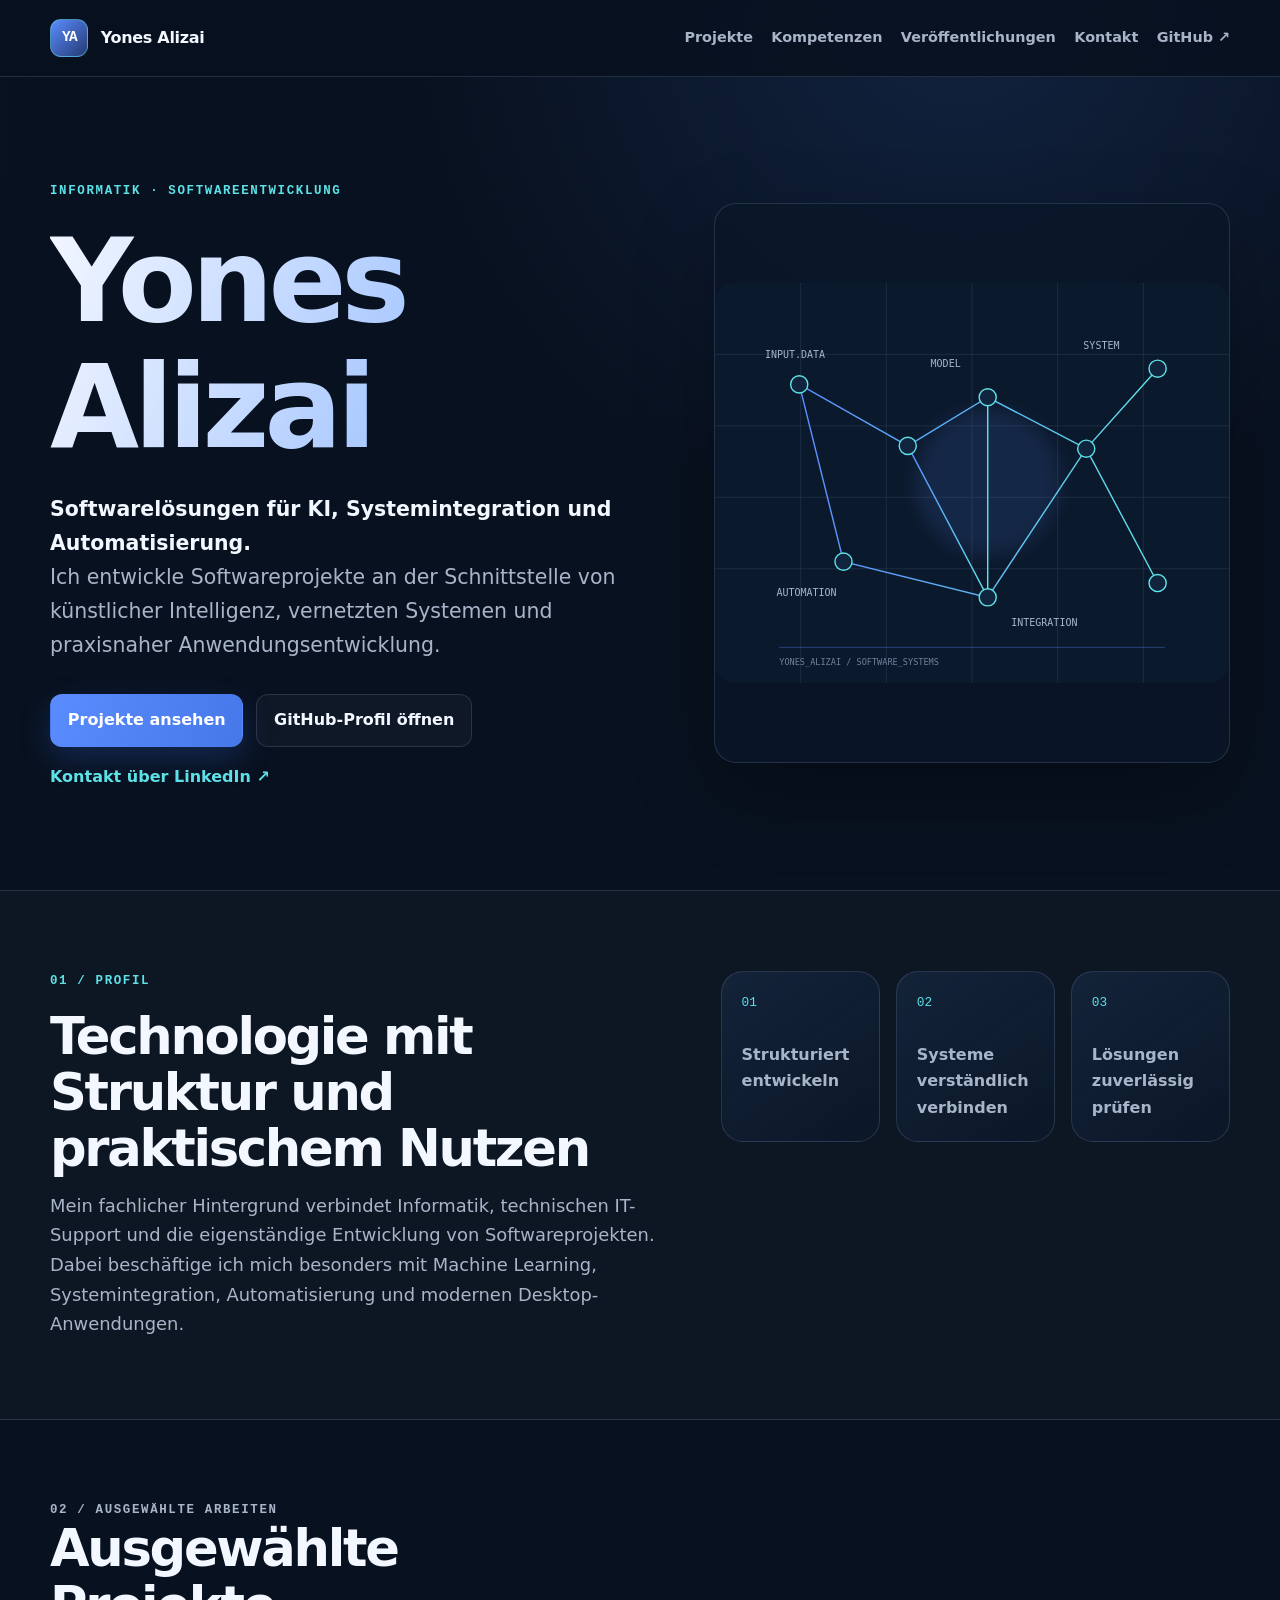
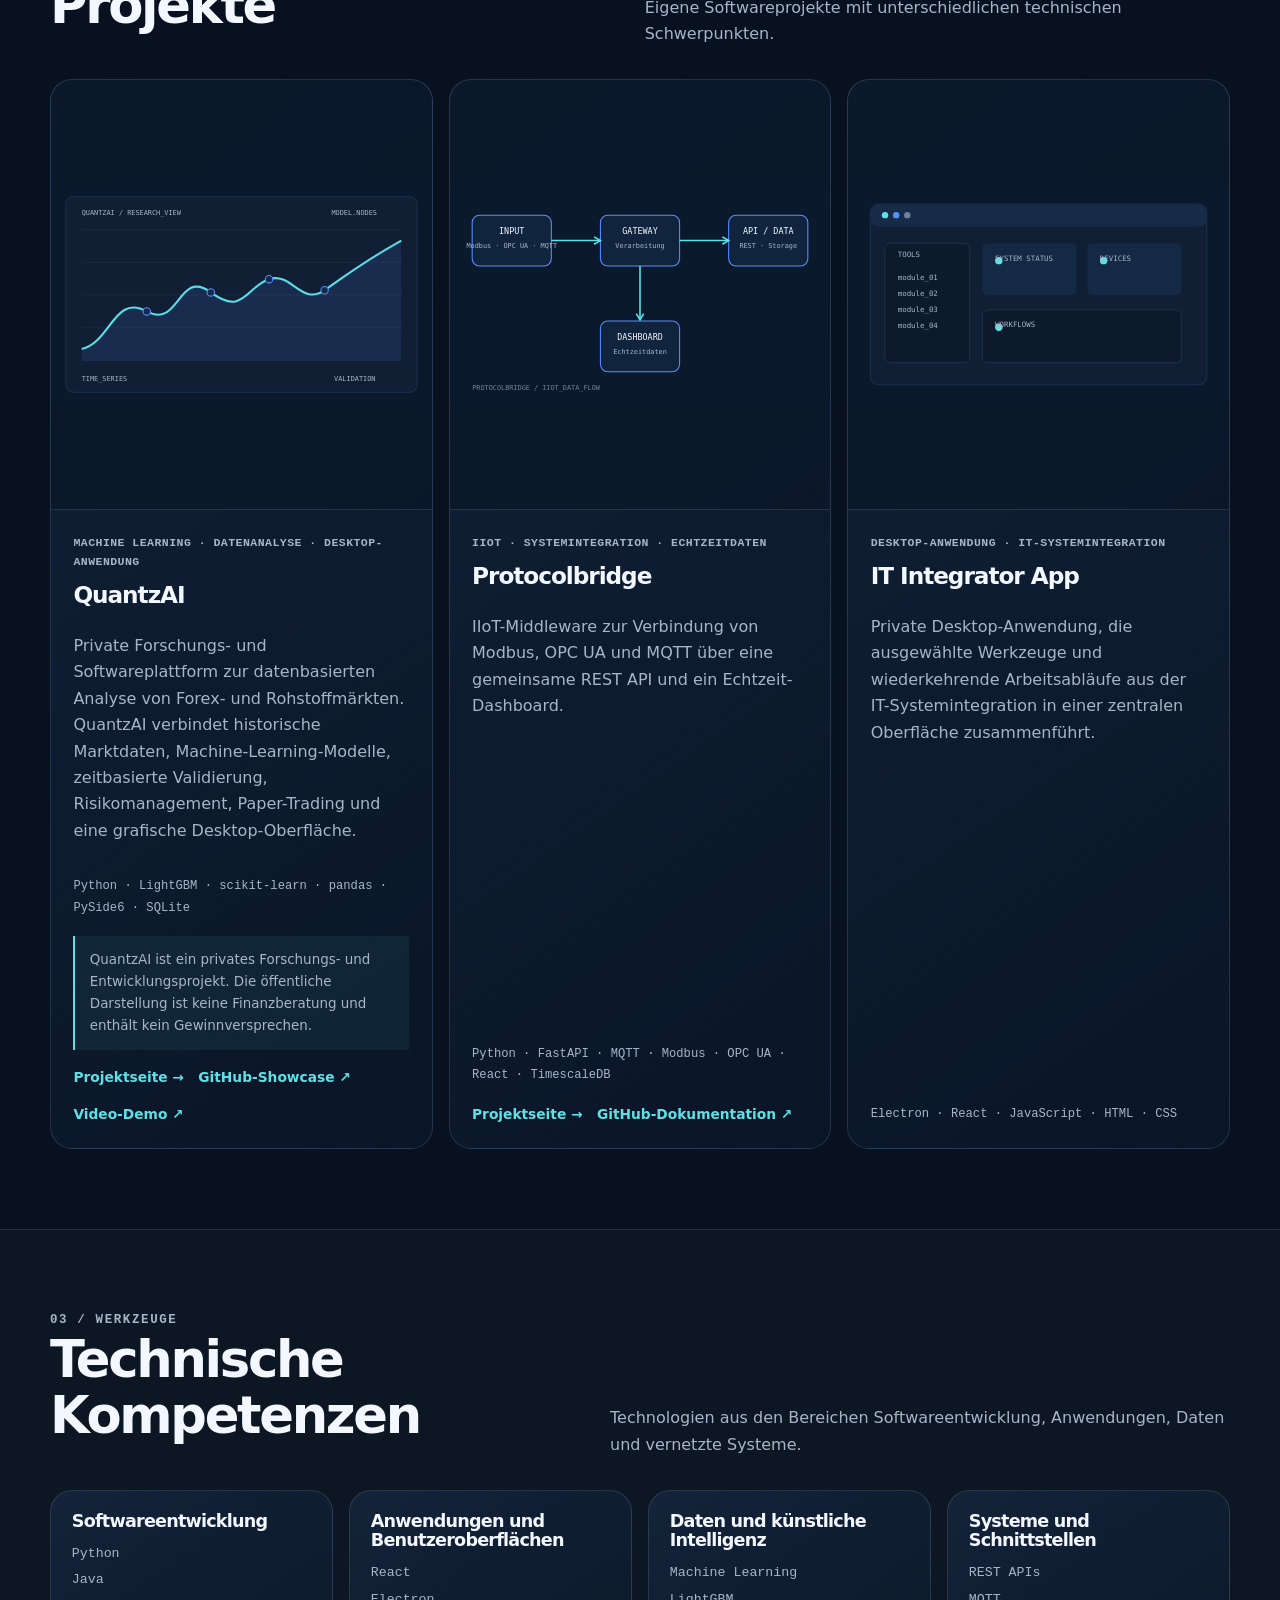
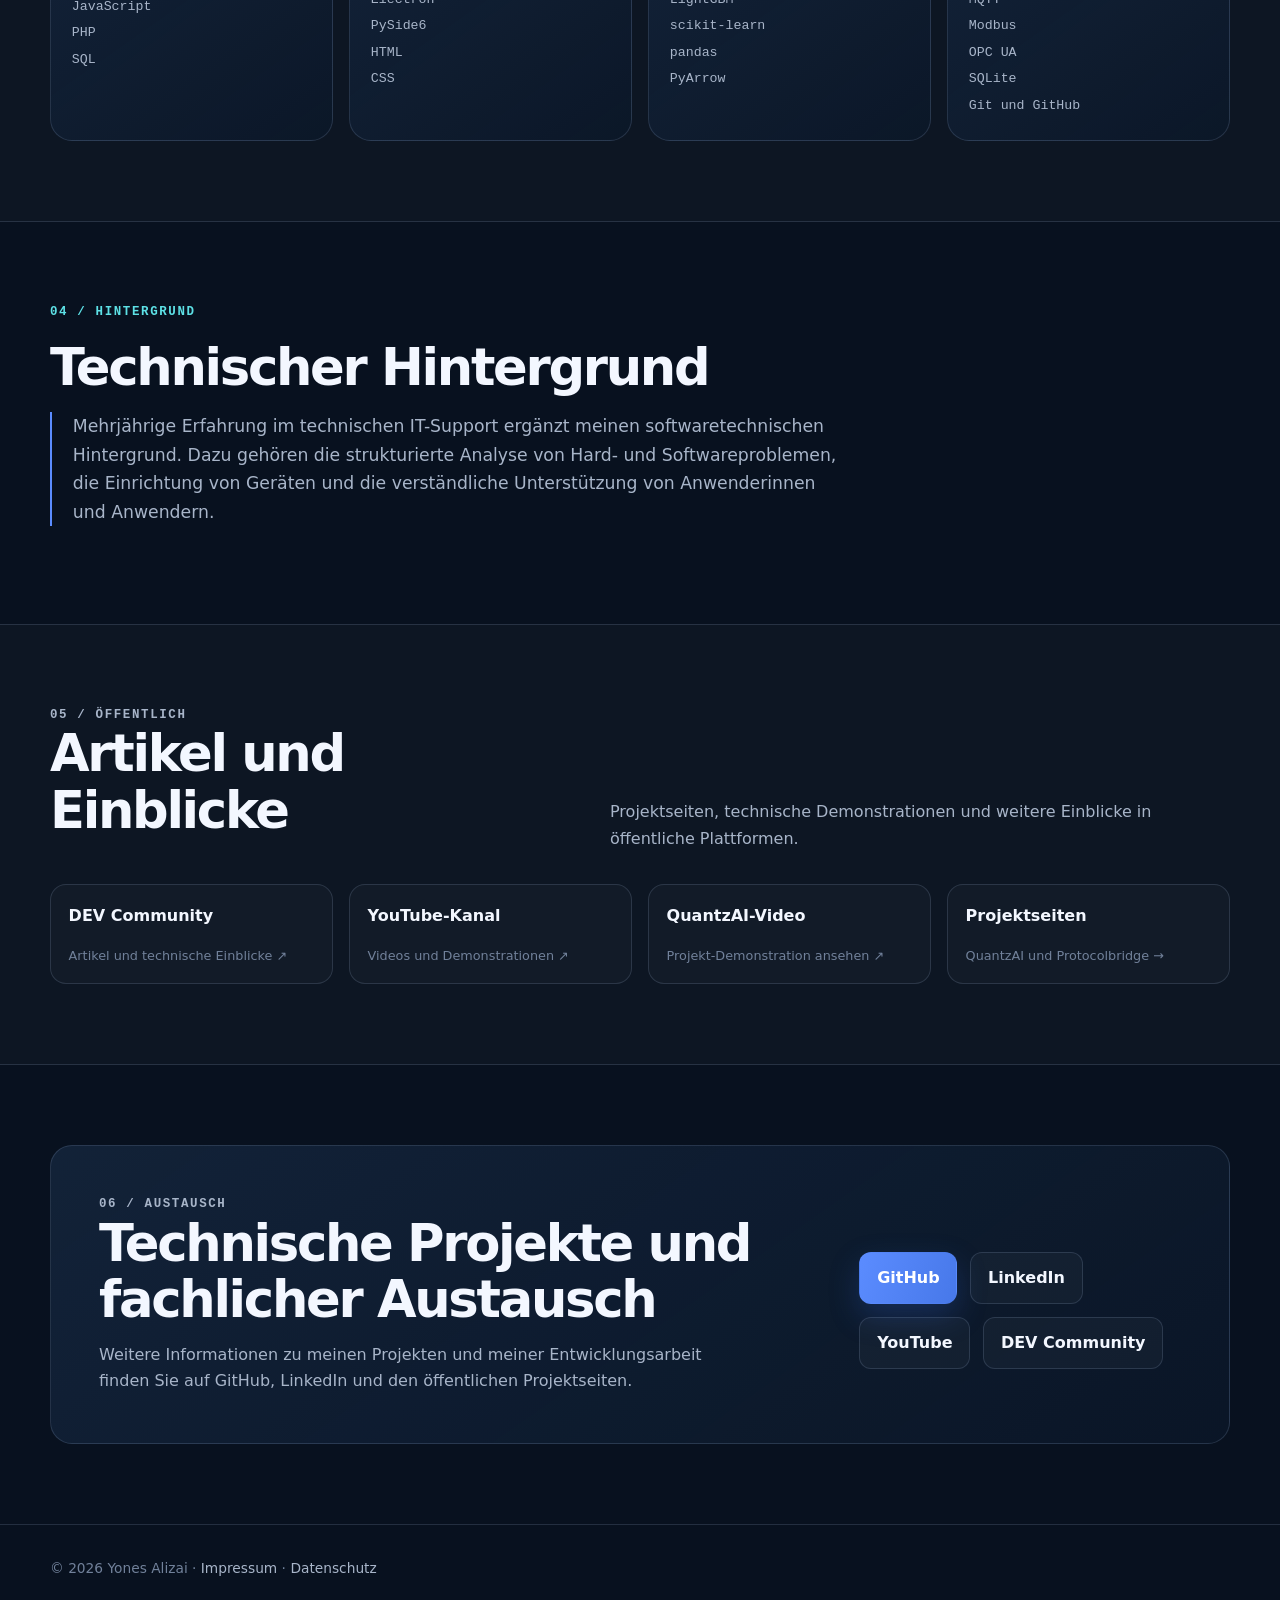
<file: index.html>
<!doctype html>
<html lang="de">
<head>
  <meta charset="utf-8">
  <meta name="viewport" content="width=device-width, initial-scale=1">
  <title>Yones Alizai | Informatiker &amp; Softwareentwickler</title>
  <meta name="description" content="Yones Alizai ist Informatiker und Softwareentwickler mit Schwerpunkten in künstlicher Intelligenz, Systemintegration und Automatisierung.">
  <meta name="author" content="Yones Alizai">
  <meta name="robots" content="index, follow">
  <link rel="canonical" href="https://yonesit.github.io/">
  <meta property="og:type" content="website">
  <meta property="og:locale" content="de_DE">
  <meta property="og:title" content="Yones Alizai | Informatiker &amp; Softwareentwickler">
  <meta property="og:description" content="Softwarelösungen für KI, Systemintegration und Automatisierung.">
  <meta property="og:url" content="https://yonesit.github.io/">
  <meta property="og:site_name" content="Yones Alizai">
  <meta name="twitter:card" content="summary">
  <meta name="twitter:title" content="Yones Alizai | Informatiker &amp; Softwareentwickler">
  <meta name="twitter:description" content="Softwarelösungen für KI, Systemintegration und Automatisierung.">
  <link rel="icon" href="assets/favicon.svg" type="image/svg+xml">
  <link rel="stylesheet" href="assets/css/main.css">
  <script type="application/ld+json">
  {"@context":"https://schema.org","@type":"ProfilePage","mainEntity":{"@type":"Person","name":"Yones Alizai","url":"https://yonesit.github.io/","jobTitle":"Informatiker und Softwareentwickler","description":"Informatiker und Softwareentwickler mit Schwerpunkten in künstlicher Intelligenz, Systemintegration und Automatisierung.","sameAs":["https://github.com/yonesit","https://www.linkedin.com/in/yones-alizai-8b3046333","https://www.youtube.com/@yones-alizai","https://dev.to/yonesit"],"knowsAbout":["Softwareentwicklung","Künstliche Intelligenz","Systemintegration","Automatisierung","Python","Machine Learning","IIoT"]}}
  </script>
</head>
<body>
  <a class="skip-link" href="#main-content">Zum Hauptinhalt springen</a>
  <header class="site-header">
    <nav class="container nav" aria-label="Hauptnavigation">
      <a class="brand" href="#top"><span class="brand-mark" aria-hidden="true">YA</span><span class="brand-name">Yones Alizai</span></a>
      <div class="nav-links"><a href="#projekte">Projekte</a><a href="#kompetenzen">Kompetenzen</a><a href="#veroeffentlichungen">Veröffentlichungen</a><a href="#kontakt">Kontakt</a><a href="https://github.com/yonesit">GitHub ↗</a></div>
    </nav>
  </header>
  <main id="main-content">
    <div class="container" id="top">
      <section class="hero" aria-labelledby="hero-title">
        <div>
          <p class="eyebrow">INFORMATIK · SOFTWAREENTWICKLUNG</p>
          <h1 id="hero-title" class="gradient-text">Yones Alizai</h1>
          <p class="hero-copy"><strong>Softwarelösungen für KI, Systemintegration und Automatisierung.</strong><br>Ich entwickle Softwareprojekte an der Schnittstelle von künstlicher Intelligenz, vernetzten Systemen und praxisnaher Anwendungsentwicklung.</p>
          <div class="actions"><a class="button button-primary" href="#projekte">Projekte ansehen</a><a class="button" href="https://github.com/yonesit">GitHub-Profil öffnen</a><a class="button button-link" href="https://www.linkedin.com/in/yones-alizai-8b3046333">Kontakt über LinkedIn ↗</a></div>
        </div>
        <div class="hero-visual"><img src="assets/graphics/hero-system.svg" width="720" height="560" alt="Abstrakte Illustration vernetzter Software- und Systemarchitektur"></div>
      </section>
    </div>

    <section class="section section-muted" id="profil" aria-labelledby="profil-title">
      <div class="container profile-layout">
        <div><p class="kicker">01 / PROFIL</p><h2 id="profil-title">Technologie mit Struktur und praktischem Nutzen</h2><p class="profile-text">Mein fachlicher Hintergrund verbindet Informatik, technischen IT-Support und die eigenständige Entwicklung von Softwareprojekten. Dabei beschäftige ich mich besonders mit Machine Learning, Systemintegration, Automatisierung und modernen Desktop-Anwendungen.</p></div>
        <div class="principles"><article class="principle"><span class="principle-number">01</span><p>Strukturiert entwickeln</p></article><article class="principle"><span class="principle-number">02</span><p>Systeme verständlich verbinden</p></article><article class="principle"><span class="principle-number">03</span><p>Lösungen zuverlässig prüfen</p></article></div>
      </div>
    </section>

    <section class="section" id="projekte" aria-labelledby="projects-title">
      <div class="container"><div class="section-heading"><div><p class="kicker">02 / AUSGEWÄHLTE ARBEITEN</p><h2 id="projects-title">Ausgewählte Projekte</h2></div><p>Eigene Softwareprojekte mit unterschiedlichen technischen Schwerpunkten.</p></div>
        <div class="project-grid">
          <article class="project-card"><img class="project-visual" src="assets/graphics/quantzai-visual.svg" width="720" height="430" alt="Abstrakte QuantzAI-Darstellung mit Datenkurve und Modellknoten"><div class="project-body"><p class="project-category">MACHINE LEARNING · DATENANALYSE · DESKTOP-ANWENDUNG</p><h3>QuantzAI</h3><p>Private Forschungs- und Softwareplattform zur datenbasierten Analyse von Forex- und Rohstoffmärkten. QuantzAI verbindet historische Marktdaten, Machine-Learning-Modelle, zeitbasierte Validierung, Risikomanagement, Paper-Trading und eine grafische Desktop-Oberfläche.</p><p class="tech-list">Python · LightGBM · scikit-learn · pandas · PySide6 · SQLite</p><div class="notice">QuantzAI ist ein privates Forschungs- und Entwicklungsprojekt. Die öffentliche Darstellung ist keine Finanzberatung und enthält kein Gewinnversprechen.</div><div class="project-links"><a href="quantzai.html">Projektseite →</a><a href="https://github.com/yonesit/quantzai-showcase">GitHub-Showcase ↗</a><a href="https://youtu.be/-rbE4jQJ4iU">Video-Demo ↗</a></div></div></article>
          <article class="project-card"><img class="project-visual" src="assets/graphics/protocolbridge-visual.svg" width="720" height="430" alt="Abstrakte Protocolbridge-Darstellung eines IIoT-Datenflusses"><div class="project-body"><p class="project-category">IIOT · SYSTEMINTEGRATION · ECHTZEITDATEN</p><h3>Protocolbridge</h3><p>IIoT-Middleware zur Verbindung von Modbus, OPC UA und MQTT über eine gemeinsame REST API und ein Echtzeit-Dashboard.</p><p class="tech-list">Python · FastAPI · MQTT · Modbus · OPC UA · React · TimescaleDB</p><div class="project-links"><a href="protocolbridge.html">Projektseite →</a><a href="https://github.com/yonesit/protocolbridge-demo">GitHub-Dokumentation ↗</a></div></div></article>
          <article class="project-card"><img class="project-visual" src="assets/graphics/it-integrator-visual.svg" width="720" height="430" alt="Abstrakte Oberfläche der IT Integrator App mit Werkzeugmodulen und Systemstatus"><div class="project-body"><p class="project-category">DESKTOP-ANWENDUNG · IT-SYSTEMINTEGRATION</p><h3>IT Integrator App</h3><p>Private Desktop-Anwendung, die ausgewählte Werkzeuge und wiederkehrende Arbeitsabläufe aus der IT-Systemintegration in einer zentralen Oberfläche zusammenführt.</p><p class="tech-list">Electron · React · JavaScript · HTML · CSS</p></div></article>
        </div>
      </div>
    </section>

    <section class="section section-muted" id="kompetenzen" aria-labelledby="skills-title"><div class="container"><div class="section-heading"><div><p class="kicker">03 / WERKZEUGE</p><h2 id="skills-title">Technische Kompetenzen</h2></div><p>Technologien aus den Bereichen Softwareentwicklung, Anwendungen, Daten und vernetzte Systeme.</p></div><div class="skill-grid"><article class="skill-group"><h3>Softwareentwicklung</h3><ul><li>Python</li><li>Java</li><li>JavaScript</li><li>PHP</li><li>SQL</li></ul></article><article class="skill-group"><h3>Anwendungen und Benutzeroberflächen</h3><ul><li>React</li><li>Electron</li><li>PySide6</li><li>HTML</li><li>CSS</li></ul></article><article class="skill-group"><h3>Daten und künstliche Intelligenz</h3><ul><li>Machine Learning</li><li>LightGBM</li><li>scikit-learn</li><li>pandas</li><li>PyArrow</li></ul></article><article class="skill-group"><h3>Systeme und Schnittstellen</h3><ul><li>REST APIs</li><li>MQTT</li><li>Modbus</li><li>OPC UA</li><li>SQLite</li><li>Git und GitHub</li></ul></article></div></div></section>

    <section class="section" id="hintergrund" aria-labelledby="background-title"><div class="container"><p class="kicker">04 / HINTERGRUND</p><h2 id="background-title">Technischer Hintergrund</h2><p class="background-panel">Mehrjährige Erfahrung im technischen IT-Support ergänzt meinen softwaretechnischen Hintergrund. Dazu gehören die strukturierte Analyse von Hard- und Softwareproblemen, die Einrichtung von Geräten und die verständliche Unterstützung von Anwenderinnen und Anwendern.</p></div></section>

    <section class="section section-muted" id="veroeffentlichungen" aria-labelledby="publication-title"><div class="container"><div class="section-heading"><div><p class="kicker">05 / ÖFFENTLICH</p><h2 id="publication-title">Artikel und Einblicke</h2></div><p>Projektseiten, technische Demonstrationen und weitere Einblicke in öffentliche Plattformen.</p></div><div class="link-grid"><a class="link-card" href="https://dev.to/yonesit"><strong>DEV Community</strong><span>Artikel und technische Einblicke ↗</span></a><a class="link-card" href="https://www.youtube.com/@yones-alizai"><strong>YouTube-Kanal</strong><span>Videos und Demonstrationen ↗</span></a><a class="link-card" href="https://youtu.be/-rbE4jQJ4iU"><strong>QuantzAI-Video</strong><span>Projekt-Demonstration ansehen ↗</span></a><a class="link-card" href="quantzai.html"><strong>Projektseiten</strong><span>QuantzAI und Protocolbridge →</span></a></div></div></section>

    <section class="section" id="kontakt" aria-labelledby="contact-title"><div class="container"><div class="contact-panel"><div><p class="kicker">06 / AUSTAUSCH</p><h2 id="contact-title">Technische Projekte und fachlicher Austausch</h2><p>Weitere Informationen zu meinen Projekten und meiner Entwicklungsarbeit finden Sie auf GitHub, LinkedIn und den öffentlichen Projektseiten.</p></div><div class="actions"><a class="button button-primary" href="https://github.com/yonesit">GitHub</a><a class="button" href="https://www.linkedin.com/in/yones-alizai-8b3046333">LinkedIn</a><a class="button" href="https://www.youtube.com/@yones-alizai">YouTube</a><a class="button" href="https://dev.to/yonesit">DEV Community</a></div></div></div></section>
  </main>
  <footer><div class="container">© <span data-current-year></span> Yones Alizai · <a href="/impressum.html">Impressum</a> · <a href="/datenschutz.html">Datenschutz</a></div></footer>
  <script src="assets/js/main.js" defer></script>
</body>
</html>
</file>
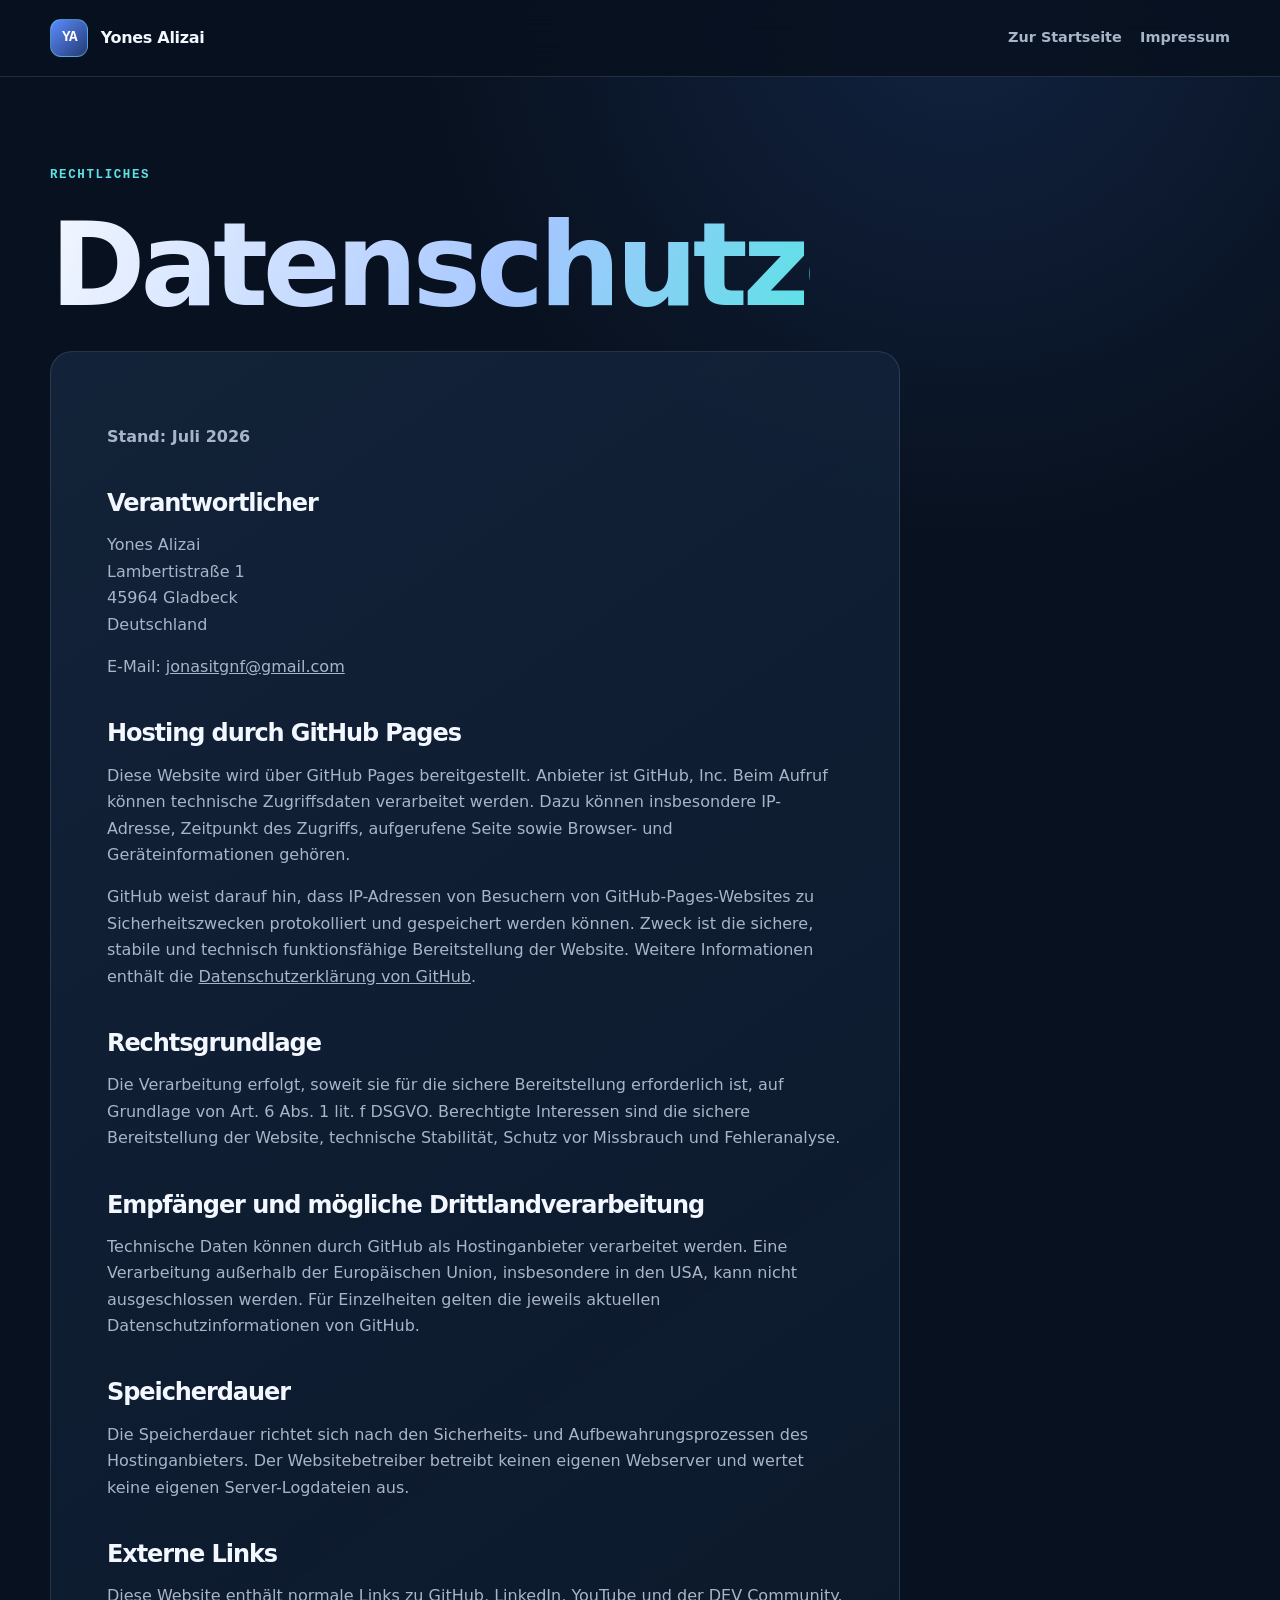
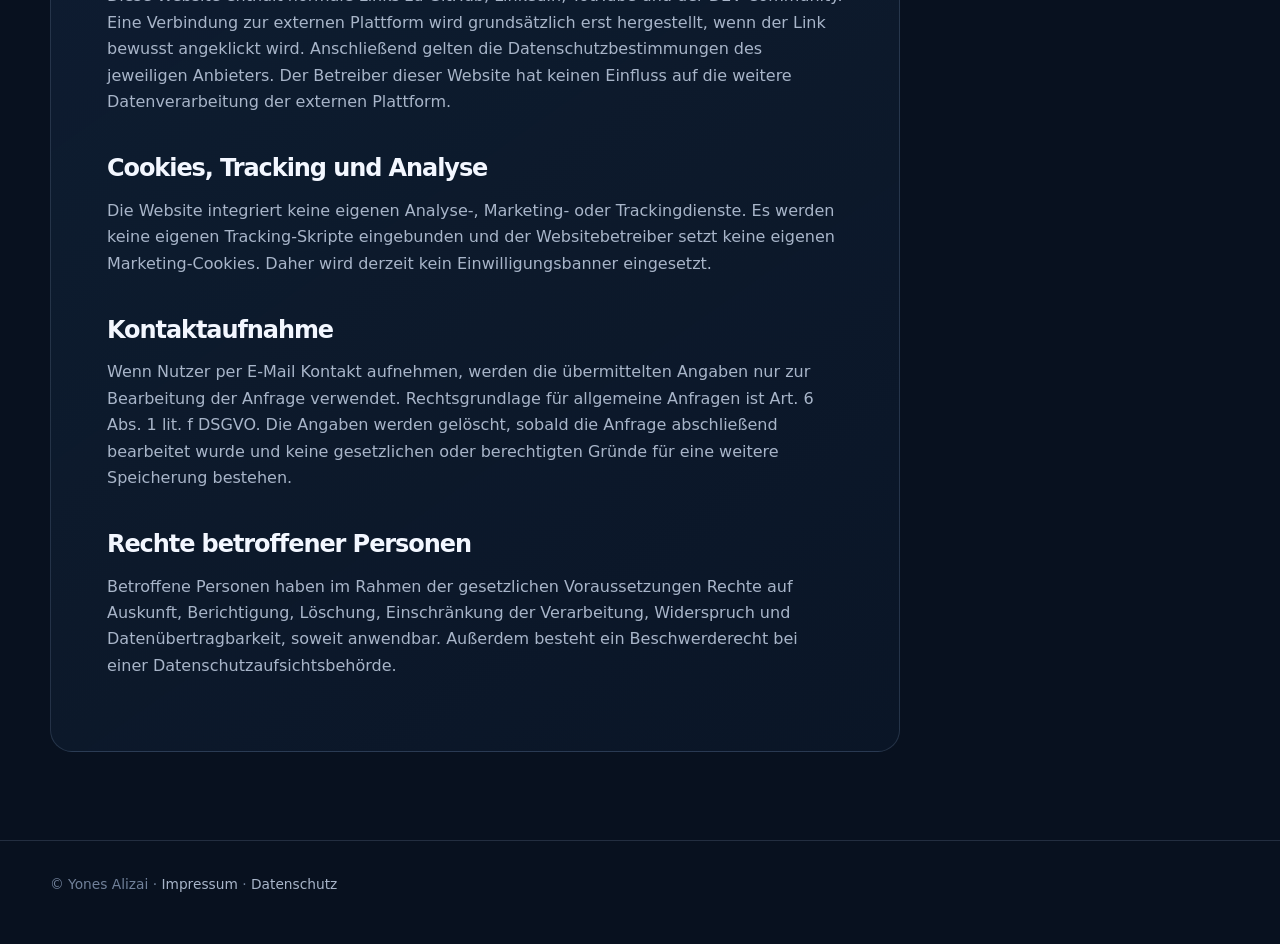
<file: datenschutz.html>
<!doctype html>
<html lang="de"><head><meta charset="utf-8"><meta name="viewport" content="width=device-width, initial-scale=1"><title>Datenschutzerklärung | Yones Alizai</title><meta name="description" content="Datenschutzerklärung der persönlichen Portfolio-Website von Yones Alizai mit Informationen zu GitHub Pages, Kontakt und externen Links."><meta name="robots" content="index, follow"><link rel="canonical" href="https://yonesit.github.io/datenschutz.html"><link rel="icon" href="assets/favicon.svg" type="image/svg+xml"><link rel="stylesheet" href="assets/css/main.css"></head>
<body><a class="skip-link" href="#main-content">Zum Hauptinhalt springen</a><header class="site-header"><nav class="container nav" aria-label="Seitennavigation"><a class="brand" href="/"><span class="brand-mark" aria-hidden="true">YA</span><span class="brand-name">Yones Alizai</span></a><div class="nav-links"><a href="/">Zur Startseite</a><a href="/impressum.html">Impressum</a></div></nav></header><main class="legal-main" id="main-content"><div class="container"><p class="eyebrow">RECHTLICHES</p><h1 class="gradient-text">Datenschutzerklärung</h1><div class="legal-card"><p><strong>Stand: Juli 2026</strong></p><h2>Verantwortlicher</h2><p>Yones Alizai<br>Lambertistraße 1<br>45964 Gladbeck<br>Deutschland</p><p>E-Mail: <a href="mailto:jonasitgnf@gmail.com">jonasitgnf@gmail.com</a></p><h2>Hosting durch GitHub Pages</h2><p>Diese Website wird über GitHub Pages bereitgestellt. Anbieter ist GitHub, Inc. Beim Aufruf können technische Zugriffsdaten verarbeitet werden. Dazu können insbesondere IP-Adresse, Zeitpunkt des Zugriffs, aufgerufene Seite sowie Browser- und Geräteinformationen gehören.</p><p>GitHub weist darauf hin, dass IP-Adressen von Besuchern von GitHub-Pages-Websites zu Sicherheitszwecken protokolliert und gespeichert werden können. Zweck ist die sichere, stabile und technisch funktionsfähige Bereitstellung der Website. Weitere Informationen enthält die <a href="https://docs.github.com/site-policy/privacy-policies/github-privacy-statement">Datenschutzerklärung von GitHub</a>.</p><h2>Rechtsgrundlage</h2><p>Die Verarbeitung erfolgt, soweit sie für die sichere Bereitstellung erforderlich ist, auf Grundlage von Art. 6 Abs. 1 lit. f DSGVO. Berechtigte Interessen sind die sichere Bereitstellung der Website, technische Stabilität, Schutz vor Missbrauch und Fehleranalyse.</p><h2>Empfänger und mögliche Drittlandverarbeitung</h2><p>Technische Daten können durch GitHub als Hostinganbieter verarbeitet werden. Eine Verarbeitung außerhalb der Europäischen Union, insbesondere in den USA, kann nicht ausgeschlossen werden. Für Einzelheiten gelten die jeweils aktuellen Datenschutzinformationen von GitHub.</p><h2>Speicherdauer</h2><p>Die Speicherdauer richtet sich nach den Sicherheits- und Aufbewahrungsprozessen des Hostinganbieters. Der Websitebetreiber betreibt keinen eigenen Webserver und wertet keine eigenen Server-Logdateien aus.</p><h2>Externe Links</h2><p>Diese Website enthält normale Links zu GitHub, LinkedIn, YouTube und der DEV Community. Eine Verbindung zur externen Plattform wird grundsätzlich erst hergestellt, wenn der Link bewusst angeklickt wird. Anschließend gelten die Datenschutzbestimmungen des jeweiligen Anbieters. Der Betreiber dieser Website hat keinen Einfluss auf die weitere Datenverarbeitung der externen Plattform.</p><h2>Cookies, Tracking und Analyse</h2><p>Die Website integriert keine eigenen Analyse-, Marketing- oder Trackingdienste. Es werden keine eigenen Tracking-Skripte eingebunden und der Websitebetreiber setzt keine eigenen Marketing-Cookies. Daher wird derzeit kein Einwilligungsbanner eingesetzt.</p><h2>Kontaktaufnahme</h2><p>Wenn Nutzer per E-Mail Kontakt aufnehmen, werden die übermittelten Angaben nur zur Bearbeitung der Anfrage verwendet. Rechtsgrundlage für allgemeine Anfragen ist Art. 6 Abs. 1 lit. f DSGVO. Die Angaben werden gelöscht, sobald die Anfrage abschließend bearbeitet wurde und keine gesetzlichen oder berechtigten Gründe für eine weitere Speicherung bestehen.</p><h2>Rechte betroffener Personen</h2><p>Betroffene Personen haben im Rahmen der gesetzlichen Voraussetzungen Rechte auf Auskunft, Berichtigung, Löschung, Einschränkung der Verarbeitung, Widerspruch und Datenübertragbarkeit, soweit anwendbar. Außerdem besteht ein Beschwerderecht bei einer Datenschutzaufsichtsbehörde.</p></div></div></main><footer><div class="container">© Yones Alizai · <a href="/impressum.html">Impressum</a> · <a href="/datenschutz.html">Datenschutz</a></div></footer></body></html>
</file>
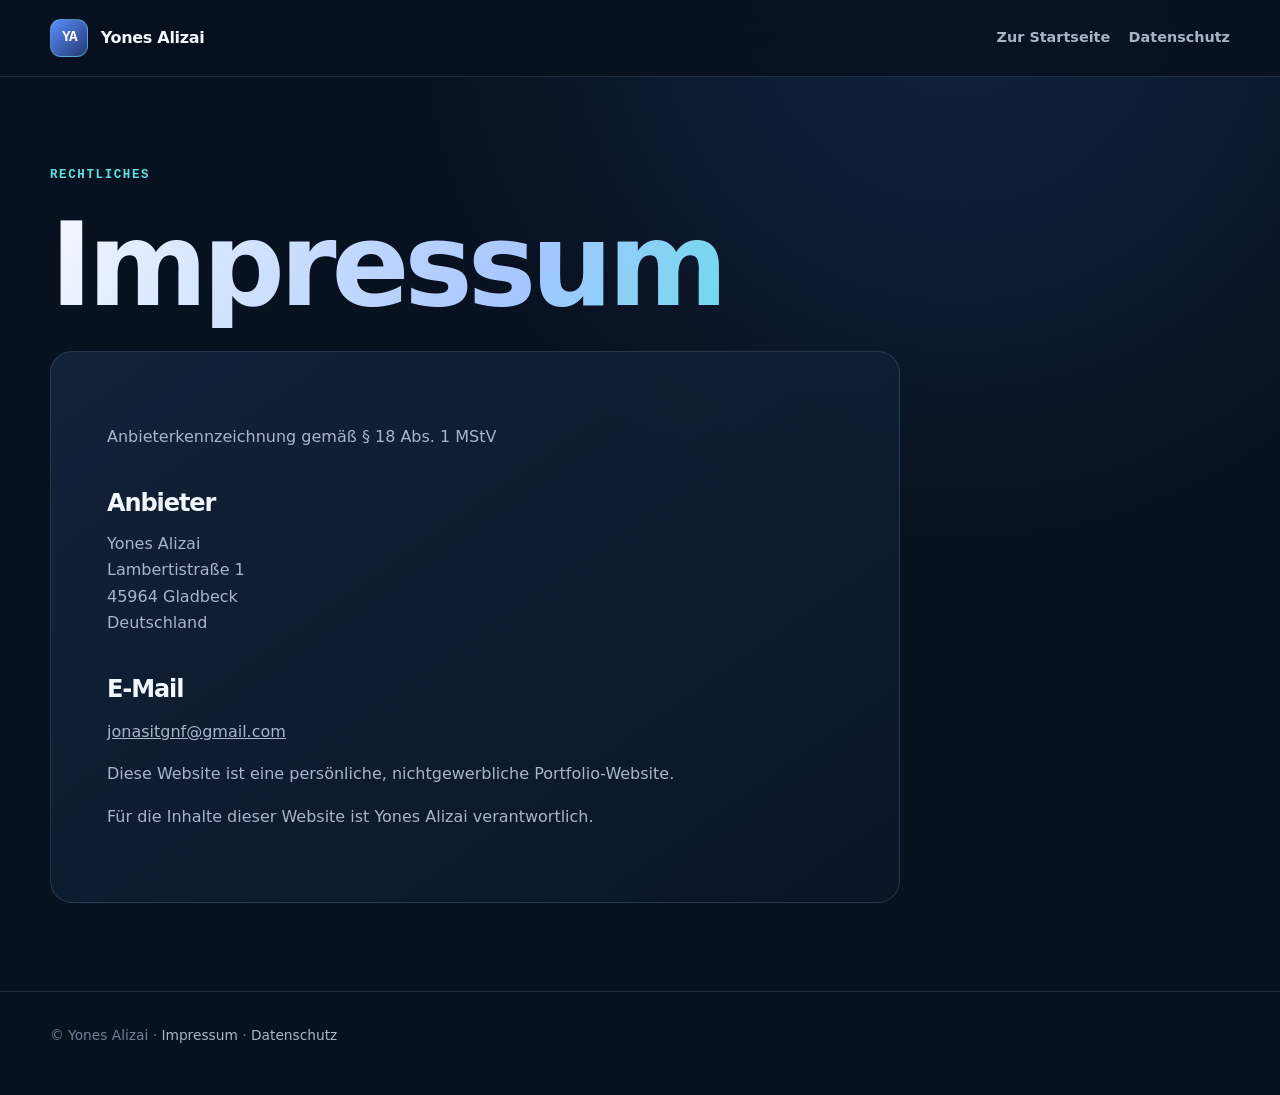
<file: impressum.html>
<!doctype html>
<html lang="de"><head><meta charset="utf-8"><meta name="viewport" content="width=device-width, initial-scale=1"><title>Impressum | Yones Alizai</title><meta name="description" content="Impressum der persönlichen, nichtgewerblichen Portfolio-Website von Yones Alizai."><meta name="robots" content="index, follow"><link rel="canonical" href="https://yonesit.github.io/impressum.html"><link rel="icon" href="assets/favicon.svg" type="image/svg+xml"><link rel="stylesheet" href="assets/css/main.css"></head>
<body><a class="skip-link" href="#main-content">Zum Hauptinhalt springen</a><header class="site-header"><nav class="container nav" aria-label="Seitennavigation"><a class="brand" href="/"><span class="brand-mark" aria-hidden="true">YA</span><span class="brand-name">Yones Alizai</span></a><div class="nav-links"><a href="/">Zur Startseite</a><a href="/datenschutz.html">Datenschutz</a></div></nav></header><main class="legal-main" id="main-content"><div class="container"><p class="eyebrow">RECHTLICHES</p><h1 class="gradient-text">Impressum</h1><div class="legal-card"><p>Anbieterkennzeichnung gemäß § 18 Abs. 1 MStV</p><h2>Anbieter</h2><address>Yones Alizai<br>Lambertistraße 1<br>45964 Gladbeck<br>Deutschland</address><h2>E-Mail</h2><p><a href="mailto:jonasitgnf@gmail.com">jonasitgnf@gmail.com</a></p><p>Diese Website ist eine persönliche, nichtgewerbliche Portfolio-Website.</p><p>Für die Inhalte dieser Website ist Yones Alizai verantwortlich.</p></div></div></main><footer><div class="container">© Yones Alizai · <a href="/impressum.html">Impressum</a> · <a href="/datenschutz.html">Datenschutz</a></div></footer></body></html>
</file>
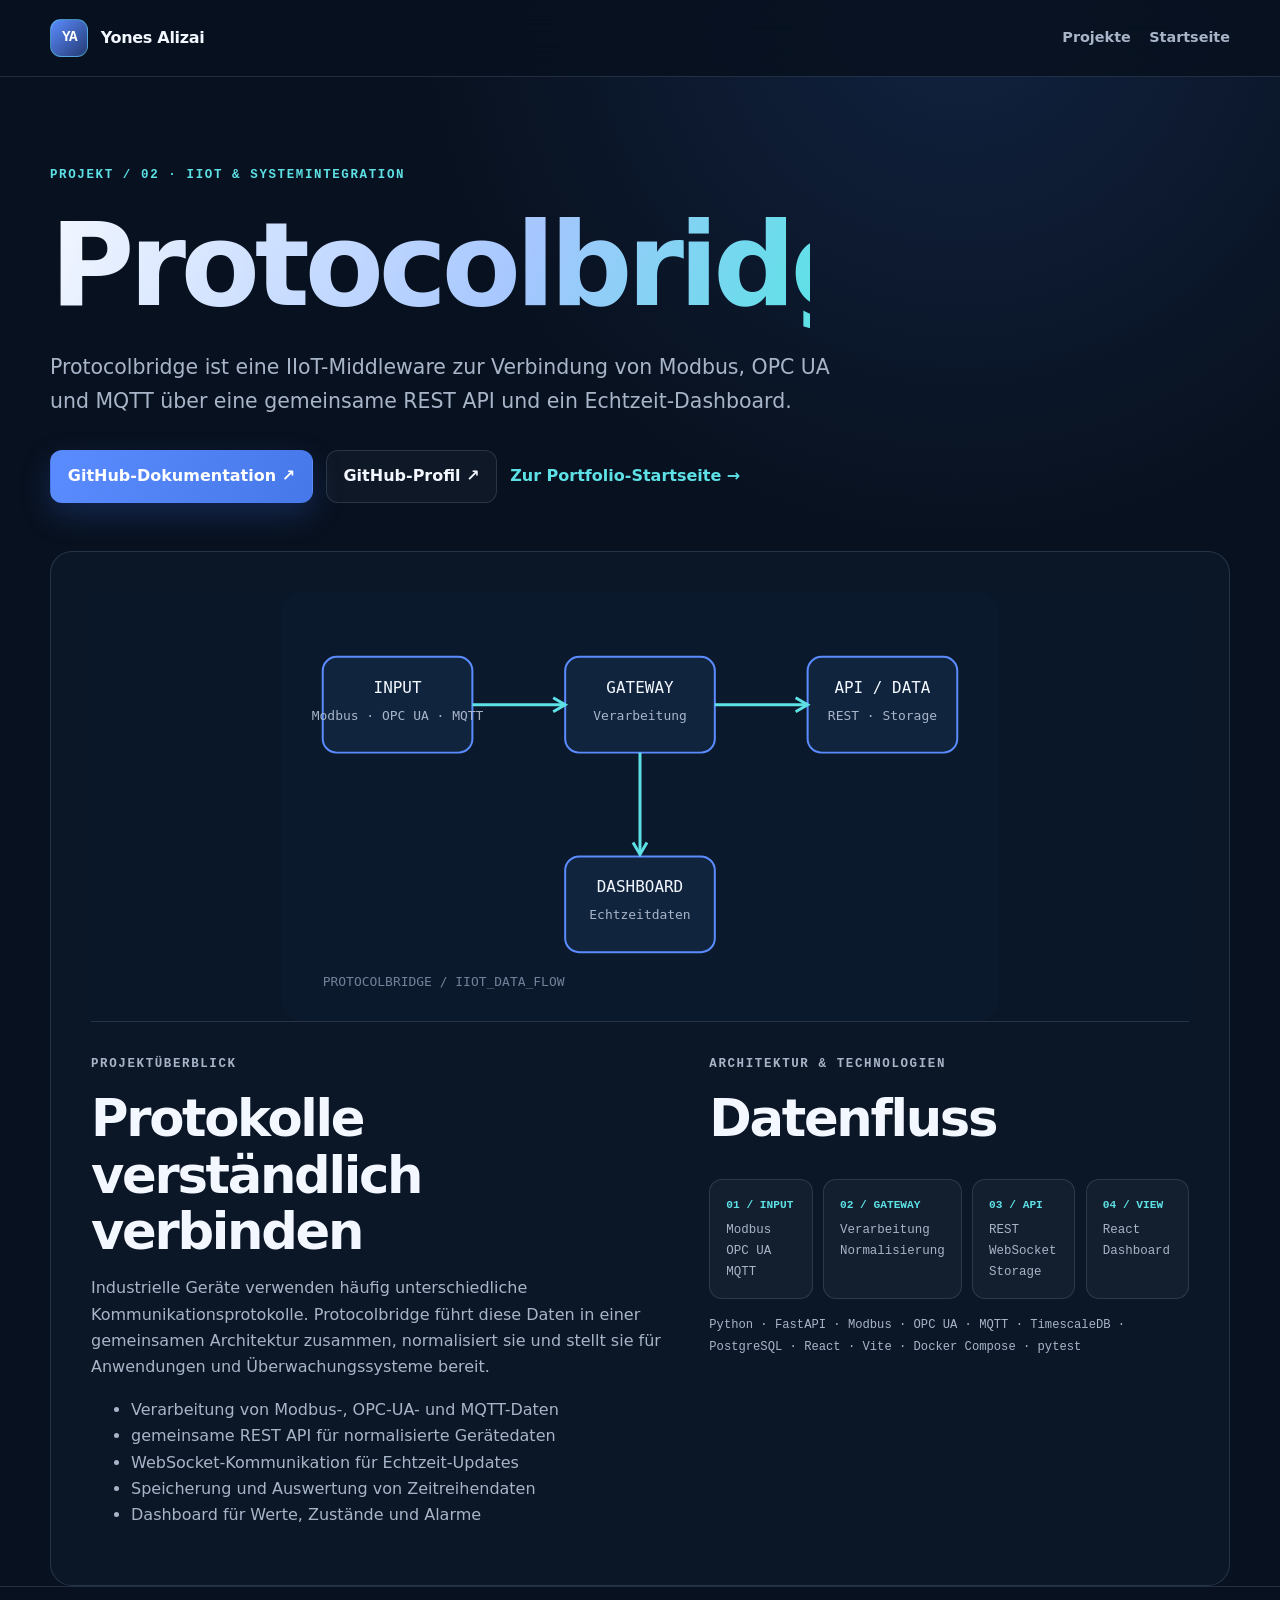
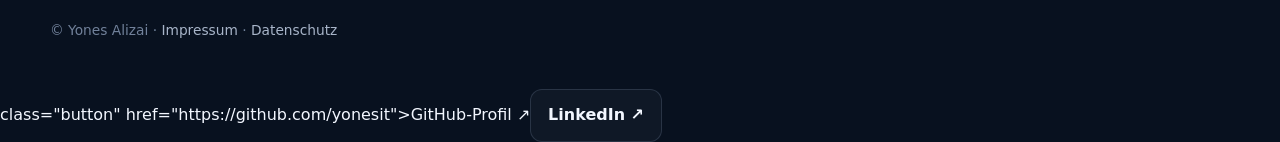
<file: protocolbridge.html>
<!doctype html>
<html lang="de">
<head>
  <meta charset="utf-8"><meta name="viewport" content="width=device-width, initial-scale=1">
  <title>Protocolbridge von Yones Alizai | IIoT und Systemintegration</title>
  <meta name="description" content="Protocolbridge von Yones Alizai ist eine IIoT-Middleware für Modbus, OPC UA, MQTT, REST API und Echtzeit-Monitoring.">
  <meta name="author" content="Yones Alizai"><meta name="robots" content="index, follow"><link rel="canonical" href="https://yonesit.github.io/protocolbridge.html">
  <meta property="og:type" content="website"><meta property="og:locale" content="de_DE"><meta property="og:title" content="Protocolbridge von Yones Alizai"><meta property="og:description" content="IIoT-Middleware für Modbus, OPC UA, MQTT, REST API und Echtzeit-Monitoring."><meta property="og:url" content="https://yonesit.github.io/protocolbridge.html"><meta property="og:site_name" content="Yones Alizai"><meta name="twitter:card" content="summary"><meta name="twitter:title" content="Protocolbridge von Yones Alizai"><meta name="twitter:description" content="IIoT-Middleware für Modbus, OPC UA, MQTT, REST API und Echtzeit-Monitoring.">
  <link rel="icon" href="assets/favicon.svg" type="image/svg+xml"><link rel="stylesheet" href="assets/css/main.css">
  <script type="application/ld+json">{"@context":"https://schema.org","@type":"SoftwareApplication","name":"Protocolbridge","creator":{"@type":"Person","name":"Yones Alizai","url":"https://yonesit.github.io/"},"url":"https://yonesit.github.io/protocolbridge.html","codeRepository":"https://github.com/yonesit/protocolbridge-demo","applicationCategory":"DeveloperApplication","description":"IIoT-Middleware zur Verbindung von Modbus, OPC UA und MQTT über eine REST API und ein Echtzeit-Dashboard."}</script>
</head>
<body><a class="skip-link" href="#main-content">Zum Hauptinhalt springen</a><header class="site-header"><nav class="container nav" aria-label="Seitennavigation"><a class="brand" href="/"><span class="brand-mark" aria-hidden="true">YA</span><span class="brand-name">Yones Alizai</span></a><div class="nav-links"><a href="/#projekte">Projekte</a><a href="/">Startseite</a></div></nav></header>
<main id="main-content"><div class="container"><section class="detail-hero"><p class="eyebrow">PROJEKT / 02 · IIOT &amp; SYSTEMINTEGRATION</p><h1 class="gradient-text">Protocolbridge</h1><p class="hero-copy">Protocolbridge ist eine IIoT-Middleware zur Verbindung von Modbus, OPC UA und MQTT über eine gemeinsame REST API und ein Echtzeit-Dashboard.</p><div class="actions"><a class="button button-primary" href="https://github.com/yonesit/protocolbridge-demo">GitHub-Dokumentation ↗</a><a class="button" href="https://github.com/yonesit">GitHub-Profil ↗</a><a class="button button-link" href="/">Zur Portfolio-Startseite →</a></div></section><section class="detail-card" aria-labelledby="overview-title"><img class="project-visual" src="assets/graphics/protocolbridge-visual.svg" width="720" height="430" alt="Abstrakte Protocolbridge-Darstellung eines IIoT-Datenflusses"><div class="detail-grid" style="margin-top:2rem"><div><p class="kicker">PROJEKTÜBERBLICK</p><h2 id="overview-title">Protokolle verständlich verbinden</h2><p>Industrielle Geräte verwenden häufig unterschiedliche Kommunikationsprotokolle. Protocolbridge führt diese Daten in einer gemeinsamen Architektur zusammen, normalisiert sie und stellt sie für Anwendungen und Überwachungssysteme bereit.</p><ul><li>Verarbeitung von Modbus-, OPC-UA- und MQTT-Daten</li><li>gemeinsame REST API für normalisierte Gerätedaten</li><li>WebSocket-Kommunikation für Echtzeit-Updates</li><li>Speicherung und Auswertung von Zeitreihendaten</li><li>Dashboard für Werte, Zustände und Alarme</li></ul></div><div><p class="kicker">ARCHITEKTUR &amp; TECHNOLOGIEN</p><h2>Datenfluss</h2><div class="architecture"><div class="architecture-step"><strong>01 / INPUT</strong>Modbus<br>OPC UA<br>MQTT</div><div class="architecture-step"><strong>02 / GATEWAY</strong>Verarbeitung<br>Normalisierung</div><div class="architecture-step"><strong>03 / API</strong>REST<br>WebSocket<br>Storage</div><div class="architecture-step"><strong>04 / VIEW</strong>React<br>Dashboard</div></div><p class="tech-list">Python · FastAPI · Modbus · OPC UA · MQTT · TimescaleDB · PostgreSQL · React · Vite · Docker Compose · pytest</p></div></div></section></div></main>
<footer><div class="container">© Yones Alizai · <a href="/impressum.html">Impressum</a> · <a href="/datenschutz.html">Datenschutz</a></div></footer></body></html>
class="button" href="https://github.com/yonesit">GitHub-Profil ↗</a><a class="button" href="https://www.linkedin.com/in/yones-alizai-8b3046333">LinkedIn ↗</a>
</file>
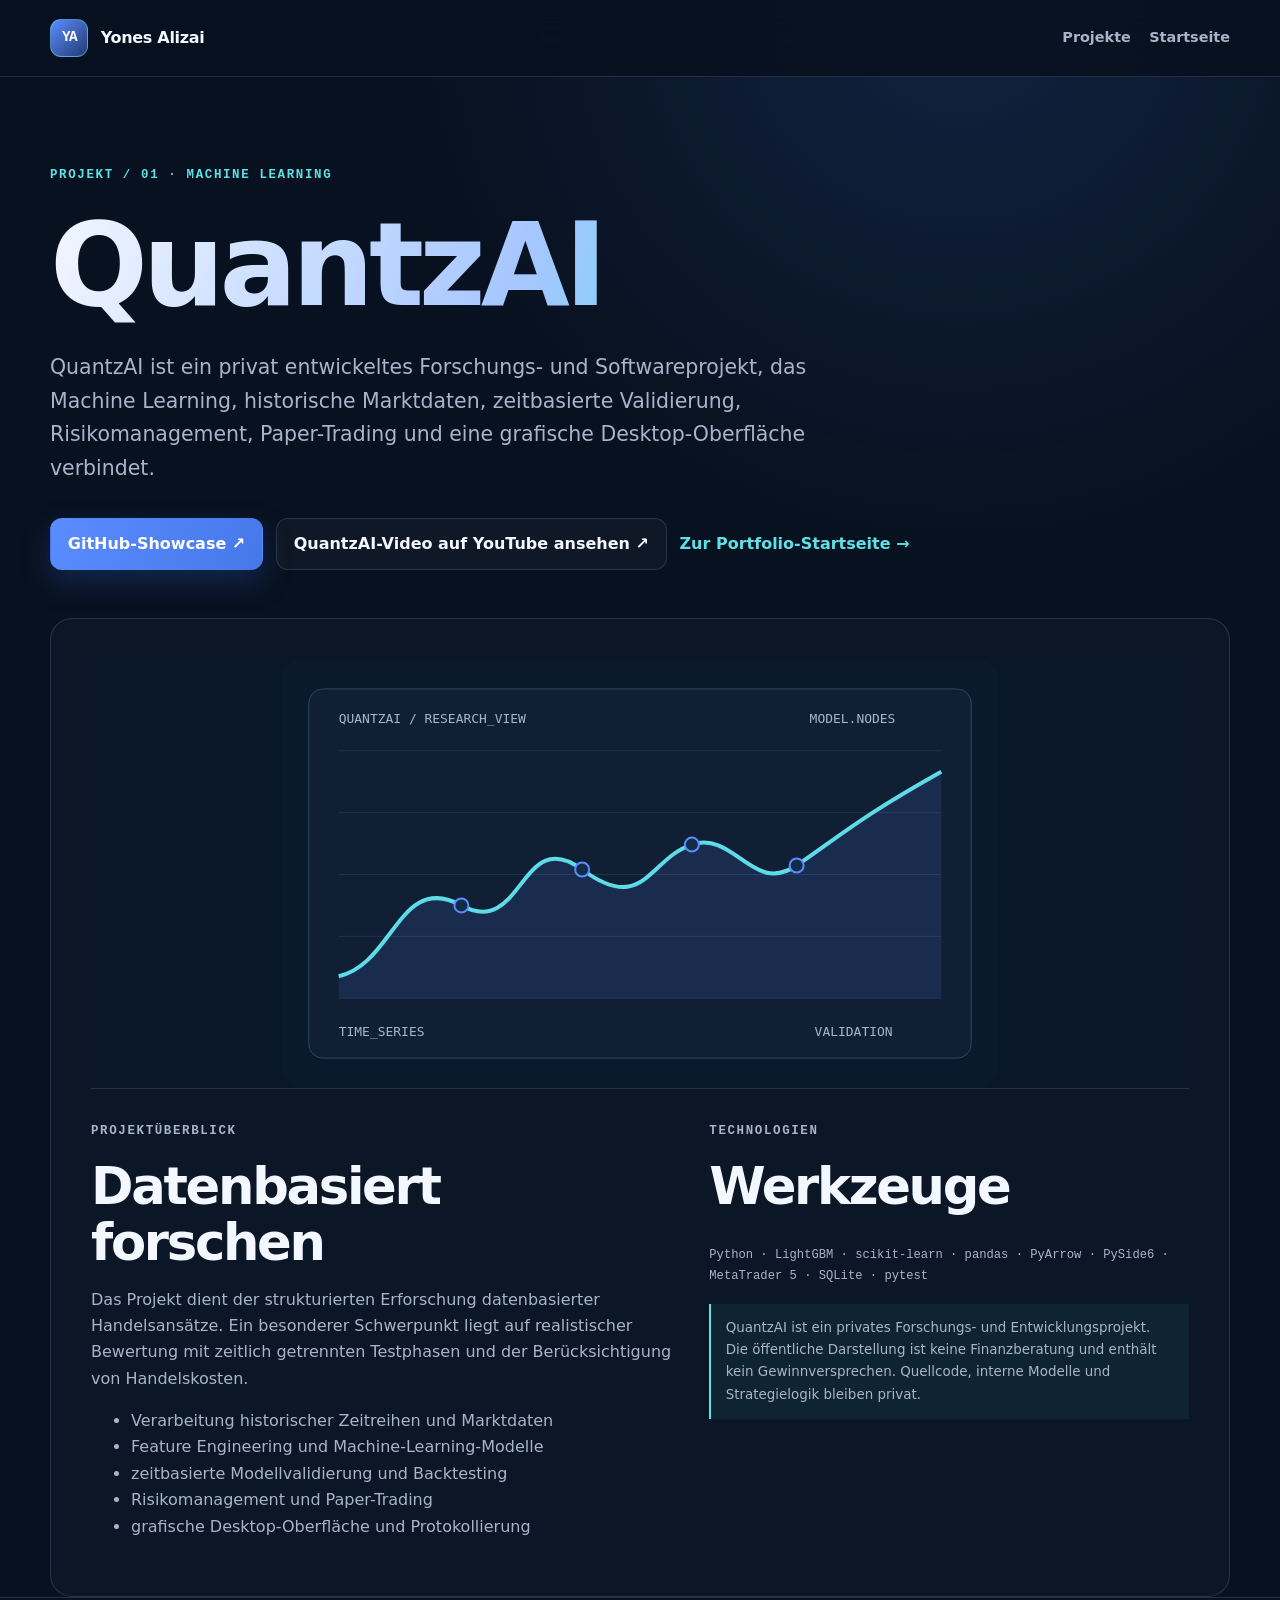
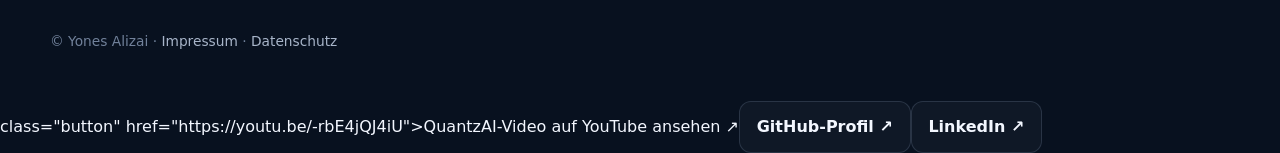
<file: quantzai.html>
<!doctype html>
<html lang="de">
<head>
  <meta charset="utf-8"><meta name="viewport" content="width=device-width, initial-scale=1">
  <title>QuantzAI von Yones Alizai | Machine Learning und Marktdatenanalyse</title>
  <meta name="description" content="QuantzAI von Yones Alizai ist ein privates Forschungs- und Softwareprojekt für Machine Learning, Marktdatenanalyse und eine Desktop-Anwendung.">
  <meta name="author" content="Yones Alizai"><meta name="robots" content="index, follow"><link rel="canonical" href="https://yonesit.github.io/quantzai.html">
  <meta property="og:type" content="website"><meta property="og:locale" content="de_DE"><meta property="og:title" content="QuantzAI von Yones Alizai"><meta property="og:description" content="Privates Forschungs- und Softwareprojekt für Machine Learning und Marktdatenanalyse."><meta property="og:url" content="https://yonesit.github.io/quantzai.html"><meta property="og:site_name" content="Yones Alizai"><meta name="twitter:card" content="summary"><meta name="twitter:title" content="QuantzAI von Yones Alizai"><meta name="twitter:description" content="Privates Forschungs- und Softwareprojekt für Machine Learning und Marktdatenanalyse.">
  <link rel="icon" href="assets/favicon.svg" type="image/svg+xml"><link rel="stylesheet" href="assets/css/main.css">
  <script type="application/ld+json">{"@context":"https://schema.org","@type":"SoftwareApplication","name":"QuantzAI","creator":{"@type":"Person","name":"Yones Alizai","url":"https://yonesit.github.io/"},"url":"https://yonesit.github.io/quantzai.html","codeRepository":"https://github.com/yonesit/quantzai-showcase","applicationCategory":"ResearchApplication","description":"Privates Forschungs- und Softwareprojekt für Machine Learning, Marktdatenanalyse, Modellvalidierung, Risikomanagement und Paper-Trading."}</script>
</head>
<body><a class="skip-link" href="#main-content">Zum Hauptinhalt springen</a><header class="site-header"><nav class="container nav" aria-label="Seitennavigation"><a class="brand" href="/"><span class="brand-mark" aria-hidden="true">YA</span><span class="brand-name">Yones Alizai</span></a><div class="nav-links"><a href="/#projekte">Projekte</a><a href="/">Startseite</a></div></nav></header>
<main id="main-content"><div class="container"><section class="detail-hero"><p class="eyebrow">PROJEKT / 01 · MACHINE LEARNING</p><h1 class="gradient-text">QuantzAI</h1><p class="hero-copy">QuantzAI ist ein privat entwickeltes Forschungs- und Softwareprojekt, das Machine Learning, historische Marktdaten, zeitbasierte Validierung, Risikomanagement, Paper-Trading und eine grafische Desktop-Oberfläche verbindet.</p><div class="actions"><a class="button button-primary" href="https://github.com/yonesit/quantzai-showcase">GitHub-Showcase ↗</a><a class="button" href="https://youtu.be/-rbE4jQJ4iU">QuantzAI-Video auf YouTube ansehen ↗</a><a class="button button-link" href="/">Zur Portfolio-Startseite →</a></div></section><section class="detail-card" aria-labelledby="overview-title"><img class="project-visual" src="assets/graphics/quantzai-visual.svg" width="720" height="430" alt="Abstrakte QuantzAI-Darstellung mit Datenkurve und Modellknoten"><div class="detail-grid" style="margin-top:2rem"><div><p class="kicker">PROJEKTÜBERBLICK</p><h2 id="overview-title">Datenbasiert forschen</h2><p>Das Projekt dient der strukturierten Erforschung datenbasierter Handelsansätze. Ein besonderer Schwerpunkt liegt auf realistischer Bewertung mit zeitlich getrennten Testphasen und der Berücksichtigung von Handelskosten.</p><ul><li>Verarbeitung historischer Zeitreihen und Marktdaten</li><li>Feature Engineering und Machine-Learning-Modelle</li><li>zeitbasierte Modellvalidierung und Backtesting</li><li>Risikomanagement und Paper-Trading</li><li>grafische Desktop-Oberfläche und Protokollierung</li></ul></div><div><p class="kicker">TECHNOLOGIEN</p><h2>Werkzeuge</h2><p class="tech-list">Python · LightGBM · scikit-learn · pandas · PyArrow · PySide6 · MetaTrader 5 · SQLite · pytest</p><div class="notice">QuantzAI ist ein privates Forschungs- und Entwicklungsprojekt. Die öffentliche Darstellung ist keine Finanzberatung und enthält kein Gewinnversprechen. Quellcode, interne Modelle und Strategielogik bleiben privat.</div></div></div></section></div></main>
<footer><div class="container">© Yones Alizai · <a href="/impressum.html">Impressum</a> · <a href="/datenschutz.html">Datenschutz</a></div></footer></body></html>
class="button" href="https://youtu.be/-rbE4jQJ4iU">QuantzAI-Video auf YouTube ansehen ↗</a><a class="button" href="https://github.com/yonesit">GitHub-Profil ↗</a><a class="button" href="https://www.linkedin.com/in/yones-alizai-8b3046333">LinkedIn ↗</a>
</file>
<file: assets/css/main.css>
:root {
  --ink: #f3f7ff;
  --muted: #a8b5c9;
  --dim: #71819a;
  --bg: #08111f;
  --bg-deep: #050b14;
  --surface: #0e1a2b;
  --surface-strong: #13243a;
  --line: rgba(166, 191, 224, .17);
  --blue: #5b8cff;
  --cyan: #5de1e6;
  --max: 1180px;
  --radius: 22px;
  font-family: Inter, ui-sans-serif, system-ui, -apple-system, BlinkMacSystemFont, "Segoe UI", sans-serif;
  color: var(--ink);
  background: var(--bg);
}

* { box-sizing: border-box; }
html { scroll-behavior: smooth; }
body { min-width: 320px; margin: 0; background: radial-gradient(circle at 75% 0%, rgba(60, 113, 214, .18), transparent 34rem), var(--bg); color: var(--ink); line-height: 1.65; }
body::before { position: fixed; inset: 0; z-index: -1; opacity: .28; pointer-events: none; content: ""; background-image: linear-gradient(rgba(121, 168, 235, .06) 1px, transparent 1px), linear-gradient(90deg, rgba(121, 168, 235, .06) 1px, transparent 1px); background-size: 42px 42px; mask-image: linear-gradient(to bottom, black, transparent 70%); }
a { color: inherit; }
img, svg { max-width: 100%; }
.container { width: min(calc(100% - 2.5rem), var(--max)); margin-inline: auto; }
.skip-link { position: absolute; left: 1rem; top: -4rem; z-index: 50; padding: .7rem 1rem; border-radius: 10px; background: var(--cyan); color: #06121e; font-weight: 800; }
.skip-link:focus { top: 1rem; }
:focus-visible { outline: 3px solid var(--cyan); outline-offset: 4px; }
.site-header { position: sticky; top: 0; z-index: 20; border-bottom: 1px solid var(--line); background: rgba(8, 17, 31, .86); backdrop-filter: blur(18px); }
.nav { min-height: 76px; display: flex; align-items: center; justify-content: space-between; gap: 1.5rem; }
.brand { display: inline-flex; align-items: center; gap: .8rem; color: var(--ink); font-weight: 800; text-decoration: none; }
.brand-mark { display: grid; width: 38px; height: 38px; place-items: center; border: 1px solid rgba(93, 225, 230, .45); border-radius: 11px; background: linear-gradient(135deg, var(--blue), #243a73); color: white; font-family: ui-monospace, monospace; font-size: .9rem; letter-spacing: -.12em; }
.brand-name { letter-spacing: -.02em; }
.nav-links { display: flex; flex-wrap: wrap; justify-content: flex-end; gap: 1.15rem; }
.nav-links a { color: var(--muted); font-size: .9rem; font-weight: 700; text-decoration: none; }
.nav-links a:hover, .nav-links a:focus-visible { color: var(--cyan); }
main { overflow: hidden; }
.hero { display: grid; min-height: 690px; grid-template-columns: minmax(0, 1fr) minmax(320px, .85fr); align-items: center; gap: 3.5rem; padding: 6.5rem 0 6rem; }
.eyebrow, .kicker { margin: 0 0 1rem; color: var(--cyan); font-family: ui-monospace, SFMono-Regular, Consolas, monospace; font-size: .78rem; font-weight: 800; letter-spacing: .13em; text-transform: uppercase; }
h1, h2, h3 { margin-top: 0; line-height: 1.1; letter-spacing: -.045em; }
h1 { max-width: 760px; margin-bottom: 1.4rem; font-size: clamp(3.5rem, 9vw, 7.8rem); }
h2 { margin-bottom: .9rem; font-size: clamp(2rem, 4vw, 3.4rem); }
h3 { margin-bottom: .6rem; font-size: 1.45rem; }
.gradient-text { background: linear-gradient(110deg, var(--ink), #a5c6ff 62%, var(--cyan)); background-clip: text; -webkit-background-clip: text; color: transparent; }
.hero-copy { max-width: 690px; color: var(--muted); font-size: clamp(1.05rem, 2vw, 1.28rem); }
.hero-copy strong { color: var(--ink); font-weight: 650; }
.actions { display: flex; flex-wrap: wrap; align-items: center; gap: .8rem; margin-top: 2rem; }
.button { display: inline-flex; min-height: 48px; align-items: center; justify-content: center; gap: .5rem; padding: .75rem 1.05rem; border: 1px solid var(--line); border-radius: 12px; background: rgba(255, 255, 255, .03); color: var(--ink); font-weight: 800; text-decoration: none; transition: border-color .2s ease, background .2s ease, transform .2s ease; }
.button:hover, .button:focus-visible { transform: translateY(-2px); border-color: rgba(93, 225, 230, .6); background: rgba(93, 225, 230, .09); }
.button-primary { border-color: transparent; background: linear-gradient(110deg, var(--blue), #4778e9); color: white; box-shadow: 0 12px 30px rgba(53, 105, 218, .25); }
.button-link { min-height: 0; padding: .25rem 0; border: 0; background: transparent; color: var(--cyan); }
.hero-visual { position: relative; }
.hero-visual::after { position: absolute; inset: 15% 12%; z-index: -1; border-radius: 50%; background: rgba(63, 116, 230, .2); filter: blur(70px); content: ""; }
.hero-visual img, .project-visual { width: 100%; border: 1px solid var(--line); border-radius: var(--radius); background: rgba(10, 23, 41, .8); box-shadow: 0 30px 80px rgba(0, 0, 0, .25); }
.section { padding: 5rem 0; }
.section-muted { border-top: 1px solid var(--line); border-bottom: 1px solid var(--line); background: rgba(255, 255, 255, .018); }
.section-heading { display: flex; align-items: end; justify-content: space-between; gap: 2rem; margin-bottom: 2rem; }
.section-heading p, .muted { max-width: 620px; margin: 0; color: var(--muted); }
.profile-layout { display: grid; grid-template-columns: 1.1fr .9fr; gap: 3rem; align-items: start; }
.profile-text { margin: 0; color: var(--muted); font-size: 1.12rem; }
.principles, .project-grid, .skill-grid, .link-grid { display: grid; gap: 1rem; }
.principles { grid-template-columns: repeat(3, 1fr); }
.principle, .project-card, .skill-group, .contact-panel, .legal-card { border: 1px solid var(--line); border-radius: var(--radius); background: linear-gradient(145deg, rgba(21, 38, 62, .82), rgba(11, 24, 42, .72)); }
.principle { padding: 1.25rem; }
.principle-number { display: block; margin-bottom: 1.8rem; color: var(--cyan); font-family: ui-monospace, monospace; font-size: .8rem; }
.principle p { margin: 0; color: var(--muted); font-weight: 700; }
.project-grid { grid-template-columns: repeat(3, 1fr); }
.project-card { display: flex; flex-direction: column; overflow: hidden; }
.project-visual { display: block; border: 0; border-bottom: 1px solid var(--line); border-radius: 0; box-shadow: none; }
.project-body { display: flex; flex: 1; flex-direction: column; padding: 1.4rem; }
.project-category { margin: 0 0 .7rem; color: var(--cyan); font-family: ui-monospace, monospace; font-size: .72rem; font-weight: 800; letter-spacing: .04em; }
.project-body p { color: var(--muted); }
.tech-list { margin: auto 0 0; padding-top: 1rem; color: var(--dim); font-family: ui-monospace, monospace; font-size: .76rem; line-height: 1.8; }
.project-links { display: flex; flex-wrap: wrap; gap: .9rem; margin-top: 1rem; }
.project-links a { color: var(--cyan); font-size: .86rem; font-weight: 800; text-decoration: none; }
.notice { margin-top: 1rem; padding: .8rem .9rem; border-left: 2px solid var(--cyan); background: rgba(93, 225, 230, .06); color: var(--muted); font-size: .84rem; }
.skill-grid { grid-template-columns: repeat(4, 1fr); }
.skill-group { padding: 1.3rem; }
.skill-group h3 { font-size: 1.1rem; }
.skill-group ul { margin: 0; padding: 0; list-style: none; color: var(--muted); font-family: ui-monospace, monospace; font-size: .83rem; line-height: 2; }
.background-panel { max-width: 800px; border-left: 2px solid var(--blue); padding-left: 1.3rem; color: var(--muted); font-size: 1.08rem; }
.link-grid { grid-template-columns: repeat(4, 1fr); }
.link-card { display: flex; min-height: 100px; flex-direction: column; justify-content: space-between; padding: 1.1rem; border: 1px solid var(--line); border-radius: 16px; background: rgba(255, 255, 255, .025); text-decoration: none; }
.link-card:hover, .link-card:focus-visible { border-color: rgba(93, 225, 230, .55); background: rgba(93, 225, 230, .06); }
.link-card span { color: var(--dim); font-size: .8rem; }
.contact-panel { display: flex; align-items: center; justify-content: space-between; gap: 2rem; padding: clamp(1.5rem, 4vw, 3rem); }
.contact-panel p { max-width: 620px; margin: 0; color: var(--muted); }
footer { padding: 2rem 0 3rem; border-top: 1px solid var(--line); color: var(--dim); font-size: .86rem; }
footer a { color: var(--muted); text-decoration: none; } footer a:hover { color: var(--cyan); }
.legal-main { min-height: calc(100vh - 160px); padding: 5.5rem 0; }
.legal-card { max-width: 850px; padding: clamp(1.5rem, 5vw, 3.5rem); }
.legal-card p, .legal-card li { color: var(--muted); } .legal-card h2 { margin-top: 2.5rem; font-size: 1.5rem; } .legal-card address { color: var(--muted); font-style: normal; }
.architecture { display: grid; grid-template-columns: repeat(4, 1fr); gap: .65rem; margin-top: 2rem; }
.architecture-step { padding: 1rem; border: 1px solid var(--line); border-radius: 13px; background: rgba(255, 255, 255, .035); color: var(--muted); font-family: ui-monospace, monospace; font-size: .78rem; }
.architecture-step strong { display: block; margin-bottom: .4rem; color: var(--cyan); font-size: .7rem; }
.detail-hero { padding: 5.5rem 0 3rem; }
.detail-hero .hero-copy { max-width: 820px; }
.detail-card { padding: clamp(1.3rem, 4vw, 2.5rem); border: 1px solid var(--line); border-radius: var(--radius); background: rgba(14, 26, 43, .78); }
.detail-grid { display: grid; grid-template-columns: 1.1fr .9fr; gap: 2rem; }
.detail-card p, .detail-card li { color: var(--muted); }
@media (max-width: 900px) { .hero { grid-template-columns: 1fr; min-height: auto; padding-top: 5rem; } .hero-visual { max-width: 650px; } .profile-layout, .detail-grid { grid-template-columns: 1fr; } .project-grid { grid-template-columns: 1fr; } .skill-grid { grid-template-columns: repeat(2, 1fr); } }
@media (max-width: 640px) { .container { width: min(calc(100% - 1.5rem), var(--max)); } .nav { align-items: flex-start; flex-direction: column; padding: .75rem 0; } .nav-links { justify-content: flex-start; gap: .7rem 1rem; } h1 { font-size: clamp(3rem, 17vw, 5rem); } .hero { padding: 4rem 0; } .section { padding: 3.5rem 0; } .section-heading, .contact-panel { align-items: flex-start; flex-direction: column; } .principles, .link-grid { grid-template-columns: 1fr; } .skill-grid { grid-template-columns: 1fr; } .architecture { grid-template-columns: 1fr 1fr; } }
@media (prefers-reduced-motion: reduce) { html { scroll-behavior: auto; } *, *::before, *::after { scroll-behavior: auto !important; transition-duration: .01ms !important; animation-duration: .01ms !important; animation-iteration-count: 1 !important; } }
</file>
